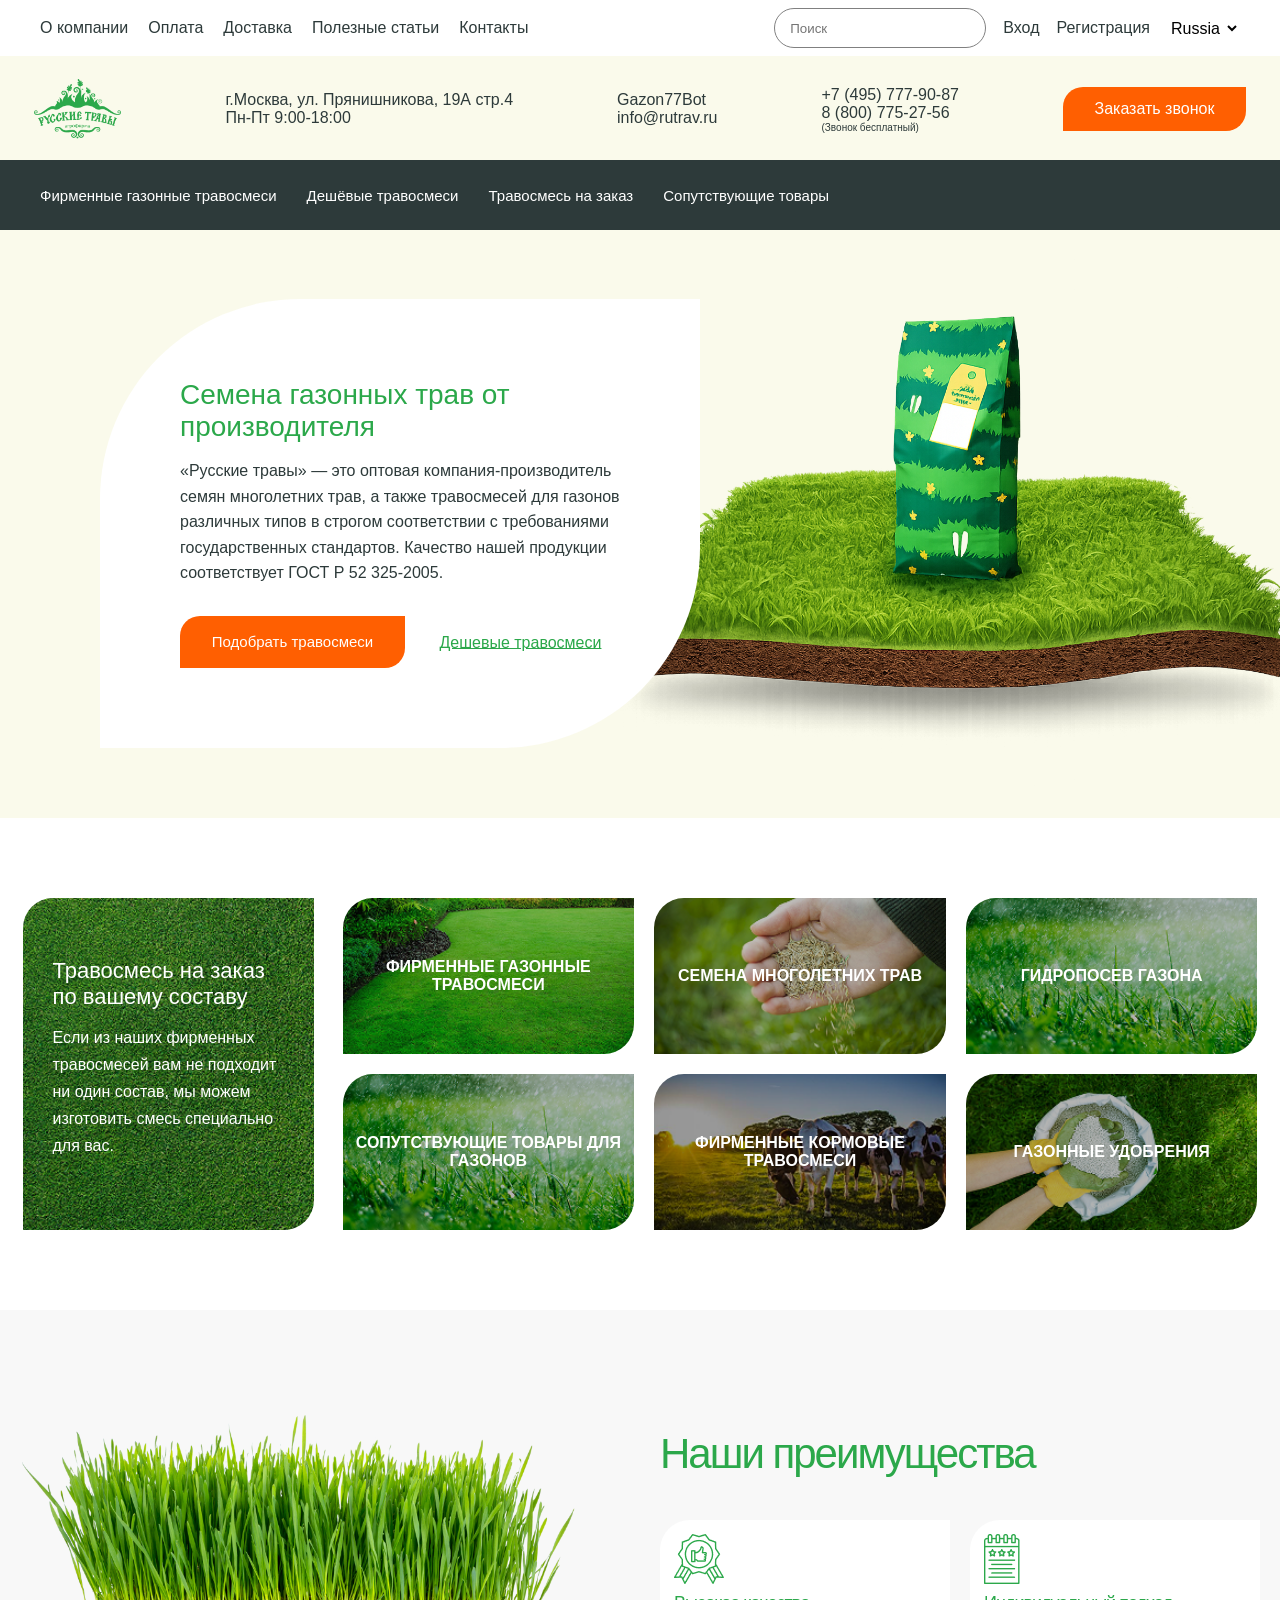
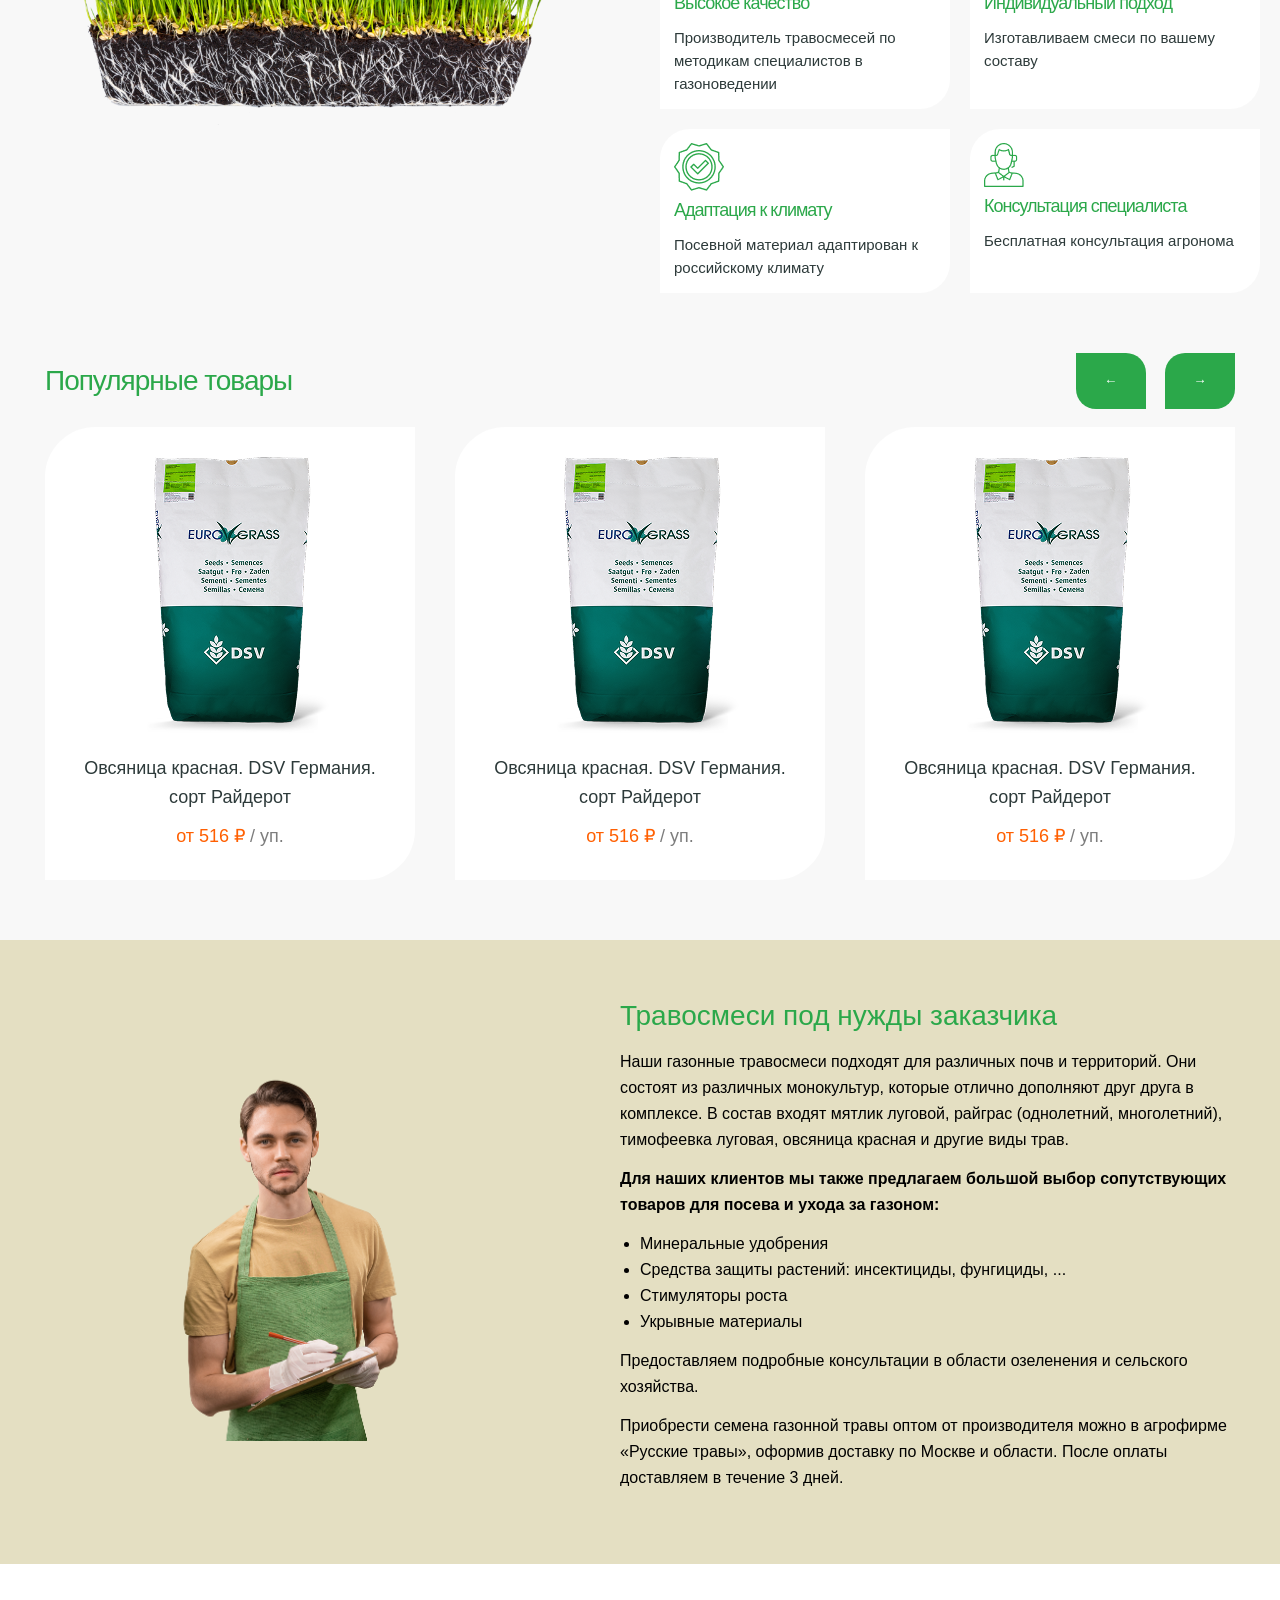
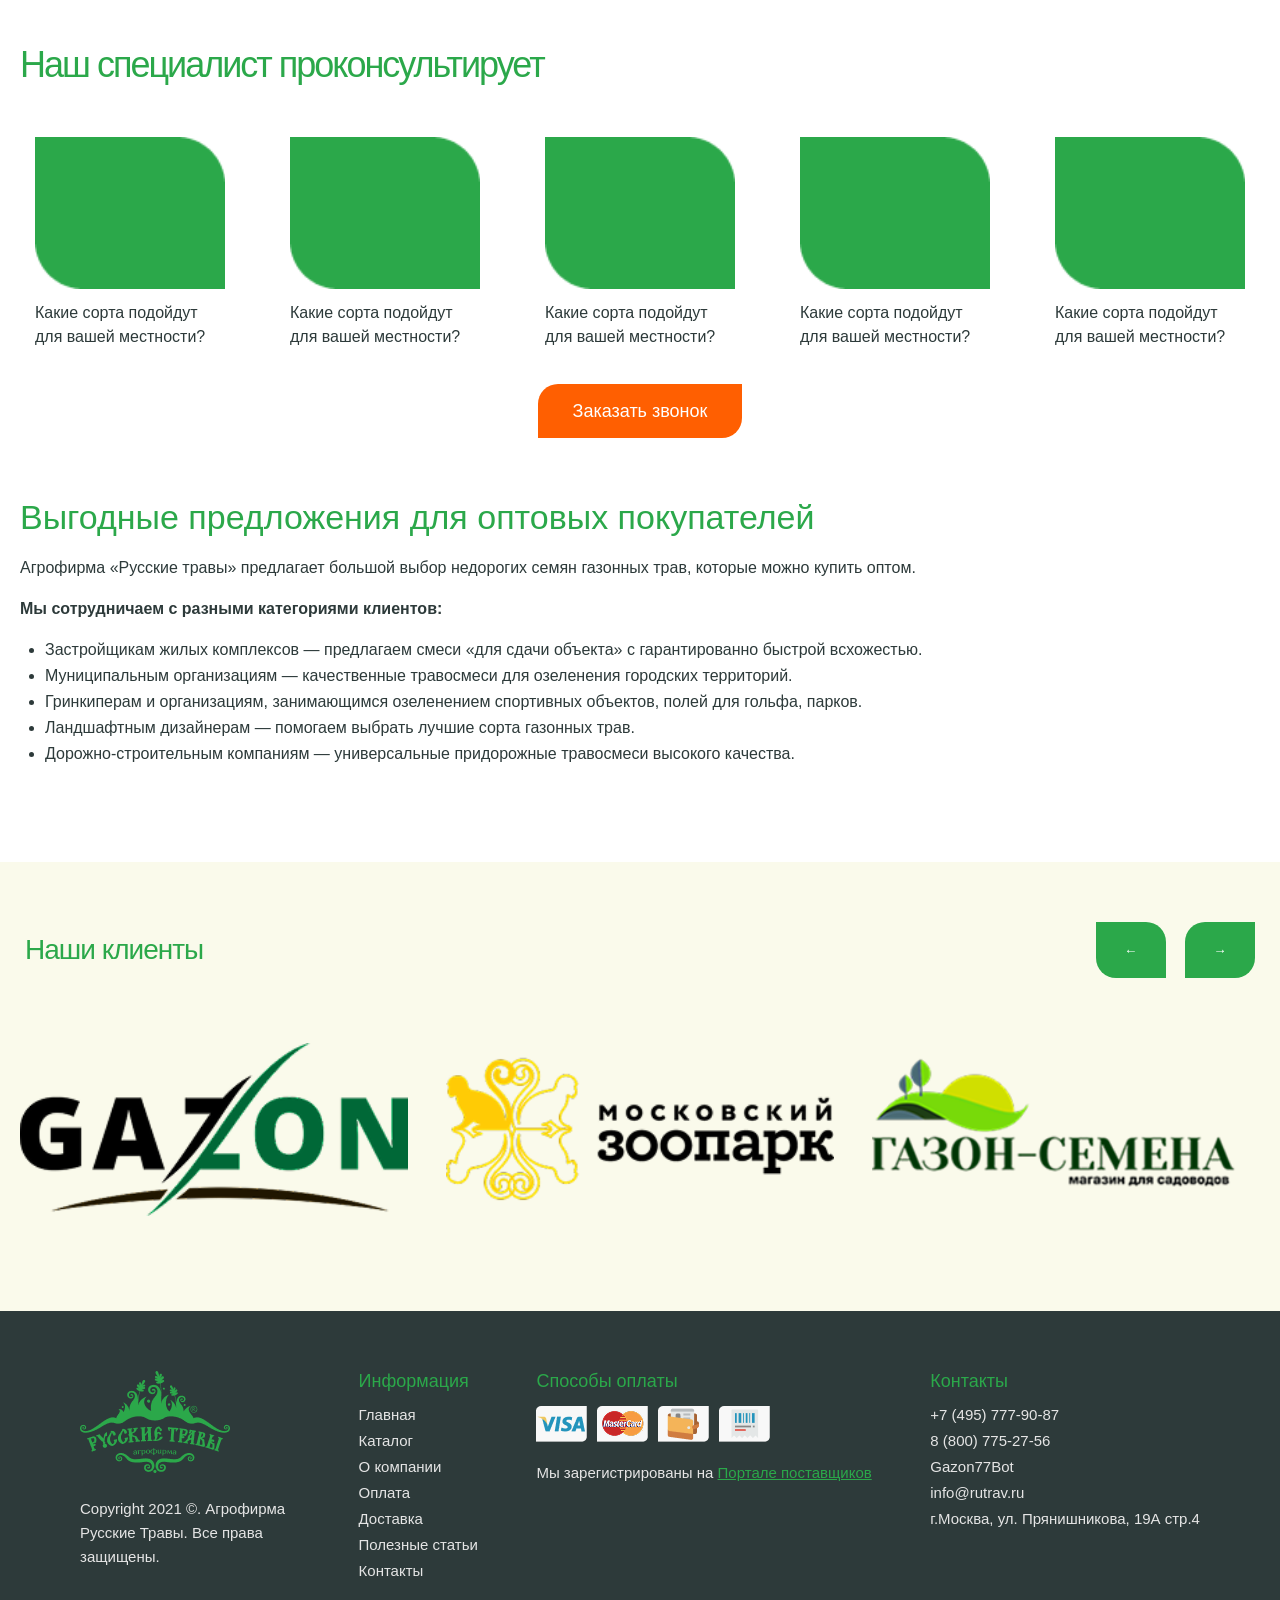
<file: index.html>
<!doctype html>
<html lang="ru">
  <head>
    <meta charset="UTF-8" />
    <meta name="viewport" content="width=device-width, initial-scale=1.0" />
    <title>Ruskie travi</title>
    <link rel="preconnect" href="https://fonts.googleapis.com" />
    <link rel="preconnect" href="https://fonts.gstatic.com" crossorigin />
    <link rel="icon" type="image/png" href="./img/logo (1).png" />
    <link rel="stylesheet" href="./css/style.css" />
  </head>
  <body>
    <div id="loader">
      <div class="spinner"></div>
    </div>

    <header class="header">
      <input type="checkbox" id="menu-toggle" />
      <label for="menu-toggle" class="burger">☰</label>
      <nav class="nav">
        <ul class="list">
          <li class="text">
            <a href="./index-two.html" class="link">О компании</a>
          </li>
          <li class="text">
            <a href="./index-two.html" class="link">Оплата</a>
          </li>
          <li class="text">
            <a href="./index-two.html" class="link">Доставка</a>
          </li>
          <li class="text">
            <a href="./index-two.html" class="link">Полезные статьи</a>
          </li>
          <li class="text">
            <a href="./index-two.html" class="link">Контакты</a>
          </li>
        </ul>
      </nav>
      <div class="header-info">
        <input type="search" placeholder="Поиск" />
        <a href="#">Вход</a>
        <a href="#">Регистрация</a>
        <select name="language" id="language-select">
          <option value="">Russia</option>
          <option value="">English</option>
          <option value="">Japan</option>
        </select>
      </div>
    </header>

    <main>
      <section class="section">
        <div class="info">
          <img loading="eager" src="./img/logo (1).png" alt="logo" />
          <div class="info-texts">
            <span class="info-text"
              ><a href="./">г.Москва, ул. Прянишникова, 19А стр.4</a></span
            >
            <p class="info-text-two">Пн-Пт 9:00-18:00</p>
          </div>
          <div class="info-texts">
            <span class="info-text"><a href="#">Gazon77Bot</a></span>
            <p class="info-text-two"><a href="#">info@rutrav.ru</a></p>
          </div>
          <div class="info-texts">
            <span class="info-text"
              ><a href="tel:+74957779087">+7 (495) 777-90-87</a></span
            >
            <p class="info-text-two">
              <a href="tel:88007752756">8 (800) 775-27-56</a>
            </p>
            <p class="call">(Звонок бесплатный)</p>
          </div>
          <button class="call-two">Заказать звонок</button>
        </div>

        <div class="menu">
          <input type="checkbox" id="menu-toggle-two" />
          <label for="menu-toggle-two" class="burger-two">☰ Каталог</label>
          <div class="for-burger-two">
            <a href="./index-three.html">Фирменные газонные травосмеси</a>
            <a href="./index-three.html">Дешёвые травосмеси</a>
            <a href="./index-three.html">Травосмесь на заказ</a>
            <a href="./index-three.html">Сопутствующие товары</a>
          </div>
        </div>

        <div class="smena">
          <div class="smena-box">
            <h2>Семена газонных трав от производителя</h2>
            <p>
              «Русские травы» — это оптовая компания-производитель семян
              многолетних трав, а также травосмесей для газонов различных типов
              в строгом соответствии с требованиями государственных стандартов.
              Качество нашей продукции соответствует ГОСТ Р 52 325-2005.
            </p>
            <button type="button">Подобрать травосмеси</button>
            <a href="#">Дешевые травосмеси</a>
          </div>
          <div class="smena-img">
            <img loading="lazy"
              src="./img/ChatGPT Image Mar 2, 2026, 11_20_45 AM.png"
              alt="Газонные травы"
            />
          </div>
        </div>
      </section>

      <section class="sec-two">
        <div class="cards">
          <div
            class="card-one"
            style="background-image: url(&quot;./img/Rectangle 2 (1).png&quot;)"
          >
            <h2>Травосмесь на заказ по вашему составу</h2>
            <p>
              Если из наших фирменных травосмесей вам не подходит ни один
              состав, мы можем изготовить смесь специально для вас.
            </p>
          </div>
          <div class="grid-container">
            <div
              class="card"
              style="background-image: url(&quot;./img/bg.png&quot;)"
            >
              ФИРМЕННЫЕ ГАЗОННЫЕ ТРАВОСМЕСИ
            </div>
            <div
              class="card"
              style="background-image: url(&quot;./img/bg (1).png&quot;)"
            >
              СЕМЕНА МНОГОЛЕТНИХ ТРАВ
            </div>
            <div
              class="card"
              style="background-image: url(&quot;./img/bg (2).png&quot;)"
            >
              ГИДРОПОСЕВ ГАЗОНА
            </div>
            <div
              class="card"
              style="background-image: url(&quot;./img/bg (2).png&quot;)"
            >
              СОПУТСТВУЮЩИЕ ТОВАРЫ ДЛЯ ГАЗОНОВ
            </div>
            <div
              class="card"
              style="background-image: url(&quot;./img/bg (4).png&quot;)"
            >
              ФИРМЕННЫЕ КОРМОВЫЕ ТРАВОСМЕСИ
            </div>
            <div
              class="card"
              style="background-image: url(&quot;./img/bg (5).png&quot;)"
            >
              ГАЗОННЫЕ УДОБРЕНИЯ
            </div>
          </div>
        </div>
      </section>

      <section class="sec-three">
        <div class="big-box">
          <div class="big-box-img">
            <img loading="lazy" src="./img/lawn-mowing-with-soil.png" alt="Газон" />
          </div>
          <div class="big-box-info">
            <h2>Наши преимущества</h2>
            <div class="grid-container-two">
              <div class="advantage-card">
                <img loading="lazy" src="./img/best.png" alt="качество" />
                <h3>Высокое качество</h3>
                <p>
                  Производитель травосмесей по методикам специалистов в
                  газоноведении
                </p>
              </div>
              <div class="advantage-card">
                <img loading="lazy" src="./img/note.png" alt="подход" />
                <h3>Индивидуальный подход</h3>
                <p>Изготавливаем смеси по вашему составу</p>
              </div>
              <div class="advantage-card">
                <img loading="lazy" src="./img/approved.png" alt="климат" />
                <h3>Адаптация к климату</h3>
                <p>Посевной материал адаптирован к российскому климату</p>
              </div>
              <div class="advantage-card">
                <img loading="lazy" src="./img/Vector.png" alt="консультация" />
                <h3>Консультация специалиста</h3>
                <p>Бесплатная консультация агронома</p>
              </div>
            </div>
          </div>
        </div>

        <div class="big-box-two">
          <div class="box-two-info">
            <h2>Популярные товары</h2>
            <div class="box-two-info-btns">
              <button type="button">←</button>
              <button type="button" class="btn-next">→</button>
            </div>
          </div>
          <div class="big-box-two-cards">
            <div class="box-two-card">
              <img loading="lazy" src="./img/img (1).png" alt="товар" />
              <p>Овсяница красная. DSV Германия. сорт Райдерот</p>
              <p class="price">
                от 516 ₽ <span class="price-unit">/ уп.</span>
              </p>
            </div>
            <div class="box-two-card">
              <img loading="lazy" src="./img/img (1).png" alt="товар" />
              <p>Овсяница красная. DSV Германия. сорт Райдерот</p>
              <p class="price">
                от 516 ₽ <span class="price-unit">/ уп.</span>
              </p>
            </div>
            <div class="box-two-card">
              <img loading="lazy" src="./img/img (1).png" alt="товар" />
              <p>Овсяница красная. DSV Германия. сорт Райдерот</p>
              <p class="price">
                от 516 ₽ <span class="price-unit">/ уп.</span>
              </p>
            </div>
          </div>
        </div>
      </section>

      <section class="sec-four">
        <img loading="lazy"
          src="./img/young-male-farmer-with-pen-and-clipboard-making-notes-in-verical-farm 1.png"
          alt="фермер"
        />
        <div class="travosmesi">
          <h2>Травосмеси под нужды заказчика</h2>
          <p>
            Наши газонные травосмеси подходят для различных почв и территорий.
            Они состоят из различных монокультур, которые отлично дополняют друг
            друга в комплексе. В состав входят мятлик луговой, райграс
            (однолетний, многолетний), тимофеевка луговая, овсяница красная и
            другие виды трав.
          </p>
          <p>
            <b
              >Для наших клиентов мы также предлагаем большой выбор
              сопутствующих товаров для посева и ухода за газоном:</b
            >
          </p>
          <ul>
            <li>Минеральные удобрения</li>
            <li>Средства защиты растений: инсектициды, фунгициды, ...</li>
            <li>Стимуляторы роста</li>
            <li>Укрывные материалы</li>
          </ul>
          <p>
            Предоставляем подробные консультации в области озеленения и
            сельского хозяйства.
          </p>
          <p>
            Приобрести семена газонной травы оптом от производителя можно в
            агрофирме «Русские травы», оформив доставку по Москве и области.
            После оплаты доставляем в течение 3 дней.
          </p>
        </div>
      </section>

      <section class="sec-five">
        <div class="nash-spetsi">
          <h2>Наш специалист проконсультирует</h2>
          <div class="nash-cards">
            <div class="nash-card">
              <img loading="lazy" src="./img/Rectangle 6 (1).png" alt="специалист" />
              <p>Какие сорта подойдут для вашей местности?</p>
            </div>
            <div class="nash-card">
              <img loading="lazy" src="./img/Rectangle 6 (1).png" alt="специалист" />
              <p>Какие сорта подойдут для вашей местности?</p>
            </div>
            <div class="nash-card">
              <img loading="lazy" src="./img/Rectangle 6 (1).png" alt="специалист" />
              <p>Какие сорта подойдут для вашей местности?</p>
            </div>
            <div class="nash-card">
              <img loading="lazy" src="./img/Rectangle 6 (1).png" alt="специалист" />
              <p>Какие сорта подойдут для вашей местности?</p>
            </div>
            <div class="nash-card">
              <img loading="lazy" src="./img/Rectangle 6 (1).png" alt="специалист" />
              <p>Какие сорта подойдут для вашей местности?</p>
            </div>
          </div>
          <button type="button">Заказать звонок</button>
        </div>

        <div class="vigodine">
          <h2>Выгодные предложения для оптовых покупателей</h2>
          <p>
            Агрофирма «Русские травы» предлагает большой выбор недорогих семян
            газонных трав, которые можно купить оптом.
          </p>
          <p><b>Мы сотрудничаем с разными категориями клиентов:</b></p>
          <ul>
            <li>
              Застройщикам жилых комплексов — предлагаем смеси «для сдачи
              объекта» с гарантированно быстрой всхожестью.
            </li>
            <li>
              Муниципальным организациям — качественные травосмеси для
              озеленения городских территорий.
            </li>
            <li>
              Гринкиперам и организациям, занимающимся озеленением спортивных
              объектов, полей для гольфа, парков.
            </li>
            <li>
              Ландшафтным дизайнерам — помогаем выбрать лучшие сорта газонных
              трав.
            </li>
            <li>
              Дорожно-строительным компаниям — универсальные придорожные
              травосмеси высокого качества.
            </li>
          </ul>
        </div>
      </section>

      <section class="sec-six">
        <div class="six-info">
          <h2>Наши клиенты</h2>
          <div class="info-btns">
            <button type="button">←</button>
            <button type="button" class="btn-next-six">→</button>
          </div>
        </div>
        <div class="six-info-imgs">
          <a href="#"><img loading="lazy" src="./img/1.png" alt="gazon" /></a>
          <!-- <a href="#"><img loading="lazy" src="./img/2.png" alt="espace-vert" /></a> -->
          <a href="#"><img loading="lazy" src="./img/3.png" alt="moskovskiy zopark" /></a>
          <a href="#"><img loading="lazy" src="./img/4.png" alt="gazon-semena" /></a>
        </div>
      </section>

      <footer class="footer">
        <div class="footer-box">
          <img loading="lazy" class="footer-img" src="./img/logo (1).png" alt="logo" />
          <p class="footer-text">
            Copyright 2021 ©. Агрофирма Русские Травы. Все права защищены.
          </p>
        </div>
        <div class="footer-box-two">
          <h3>Информация</h3>
          <ul>
            <li><a href="#">Главная</a></li>
            <li><a href="#">Каталог</a></li>
            <li><a href="#">О компании</a></li>
            <li><a href="#">Оплата</a></li>
            <li><a href="#">Доставка</a></li>
            <li><a href="#">Полезные статьи</a></li>
            <li><a href="#">Контакты</a></li>
          </ul>
        </div>
        <div class="footer-box-three">
          <h3>Способы оплаты</h3>
          <div class="footer-cards">
            <a href="#"><img loading="lazy" src="./img/1 (1).png" alt="visa" /></a>
            <a href="#"><img loading="lazy" src="./img/2 (1).png" alt="mastercard" /></a>
            <a href="#"><img loading="lazy" src="./img/3 (1).png" alt="wallet" /></a>
            <a href="#"><img loading="lazy" src="./img/4 (1).png" alt="note" /></a>
          </div>
          <p>Мы зарегистрированы на <a href="#">Портале поставщиков</a></p>
        </div>
        <div class="footer-box-four">
          <h3>Контакты</h3>
          <ul>
            <li><a href="tel:+74957779087">+7 (495) 777-90-87</a></li>
            <li><a href="tel:88007752756">8 (800) 775-27-56</a></li>
            <li><a href="#">Gazon77Bot</a></li>
            <li><a href="mailto:info@rutrav.ru">info@rutrav.ru</a></li>
            <li><a href="#">г.Москва, ул. Прянишникова, 19А стр.4</a></li>
          </ul>
        </div>
      </footer>
    </main>
  </body>
</html>
</file>
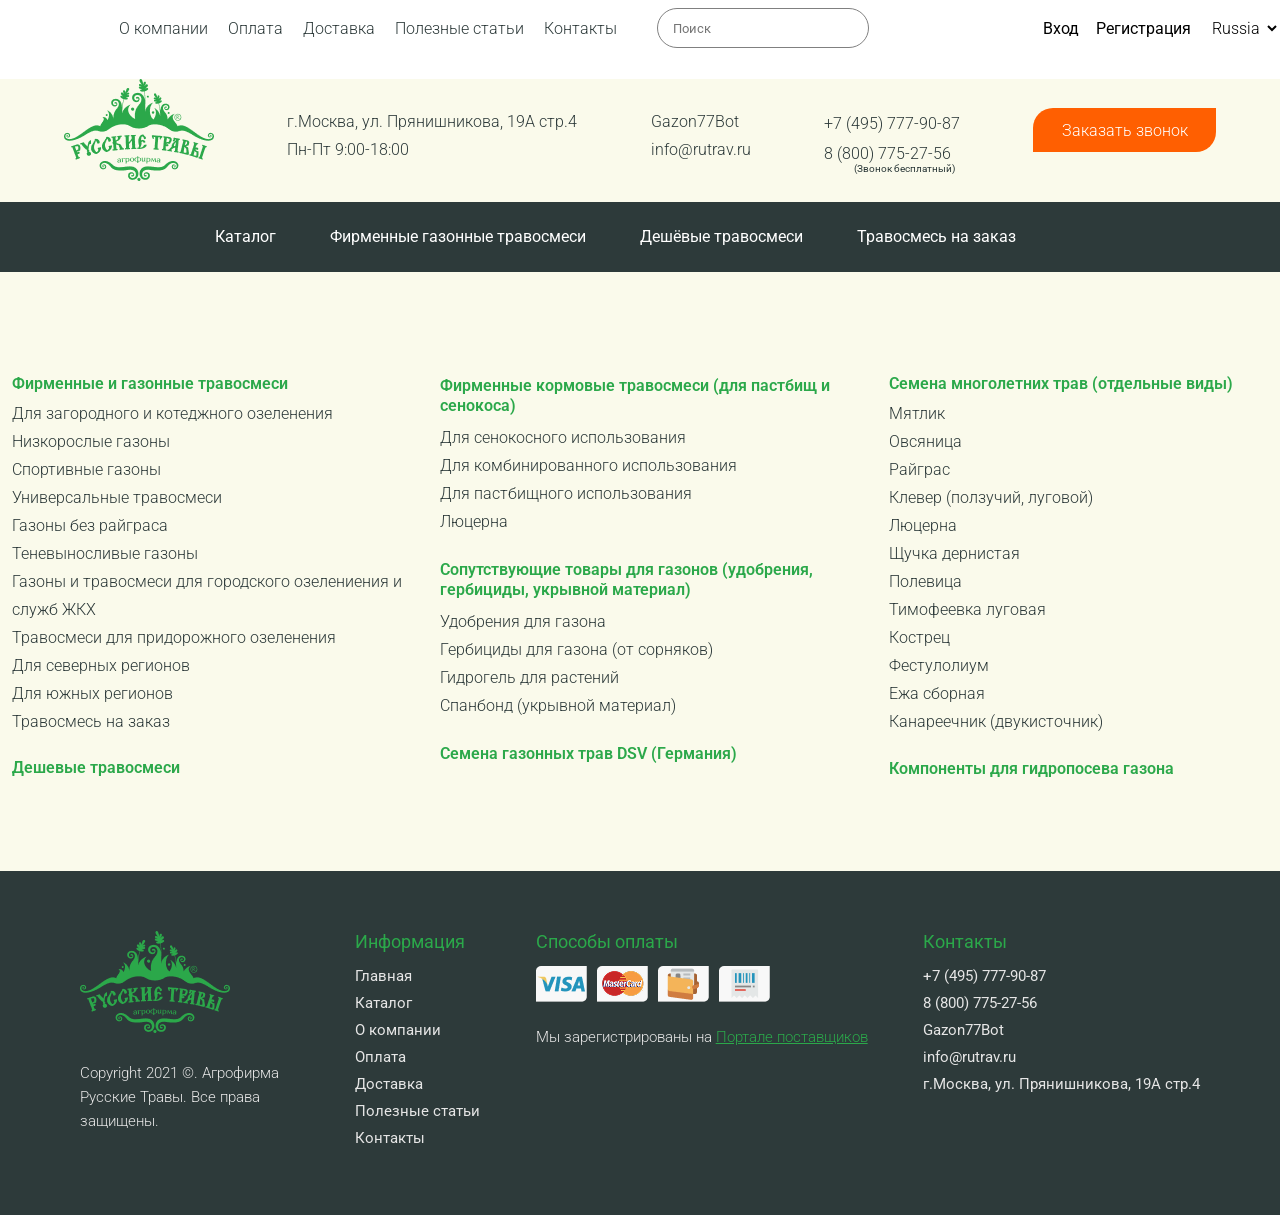
<file: index-three.html>
<!doctype html>
<html lang="ru">
  <head>
    <link rel="icon" type="image/png" href="./img/logo (1).png" />
    <meta charset="UTF-8" />
    <meta name="viewport" content="width=device-width, initial-scale=1.0" />
    <title>Katalog</title>
    <link rel="preconnect" href="https://fonts.googleapis.com" />
    <link rel="preconnect" href="https://fonts.gstatic.com" crossorigin />
    <link
      href="https://fonts.googleapis.com/css2?family=Roboto:ital,wght@0,100..900;1,100..900&display=swap"
      rel="stylesheet"
    />
    <link rel="stylesheet" href="./css/style-three.css" />
  </head>
  <body>
    <div id="loader">
      <div class="spinner"></div>
    </div>

    <header class="header">
      <input type="checkbox" id="menu-toggle" />
      <label for="menu-toggle" class="burger">☰</label>
      <nav class="nav">
        <ul class="list">
          <li class="text">
            <a href="./index-two.html" class="link">О компании</a>
          </li>
          <li class="text">
            <a href="./index-two.html" class="link">Оплата</a>
          </li>
          <li class="text">
            <a href="./index-two.html" class="link">Доставка</a>
          </li>
          <li class="text">
            <a href="./index-two.html" class="link">Полезные статьи </a>
          </li>
          <li class="text">
            <a href="./index-two.html" class="link">Контакты</a>
          </li>
        </ul>
      </nav>
      <div class="header-info">
        <input type="search" placeholder="Поиск" />
        <a href="#">Вход</a>
        <a href="#">Регистрация</a>
        <select name="language" id="language-select">
          <option value="rus">Russia</option>
          <option value="eng">English</option>
          <option value="jap">Japan</option>
        </select>
      </div>
    </header>
    <main>
      <section class="section">
        <div class="info">
          <img loading="eager" src="./img/logo (1).png" alt="ligo" />
          <div class="info-texts">
            <span class="info-text"
              ><a href="./">г.Москва, ул. Прянишникова, 19А стр.4</a></span
            >
            <p class="info-text-two" id="deily">Пн-Пт 9:00-18:00</p>
          </div>
          <div class="info-texts">
            <span class="info-text"><a href="#">Gazon77Bot</a></span>
            <p class="info-text-two"><a href="#">info@rutrav.ru</a></p>
          </div>
          <div class="info-texts-three">
            <span class="info-text"
              ><a href="#" id="info-text"> +7 (495) 777-90-87</a></span
            >
            <p class="info-text-two" id="info-text-two">
              <a href="#">8 (800) 775-27-56</a>
            </p>
            <p class="call">(Звонок бесплатный)</p>
          </div>
          <button class="call-two">Заказать звонок</button>
        </div>
        <div class="menu">
          <input type="checkbox" id="menu-toggle-two" />
          <label for="menu-toggle-two" class="burger-two">☰</label>
          <div class="for-burger-two">
            <a href="#">Каталог</a>
            <a href="./index-three.html">Фирменные газонные травосмеси</a>
            <a href="./index-three.html">Дешёвые травосмеси</a>
            <a href="./index-three.html">Травосмесь на заказ</a>
          </div>
        </div>
      </section>

      <section class="sec-two">
        <div class="box">
          <h2>Фирменные и газонные травосмеси</h2>
          <ul>
            <li>Для загородного и котеджного озеленения</li>
            <li>Низкорослые газоны</li>
            <li>Спортивные газоны</li>
            <li>Универсальные травосмеси</li>
            <li>Газоны без райграса</li>
            <li>Теневыносливые газоны</li>
            <li>Газоны и травосмеси для городского озелениения и служб ЖКХ</li>
            <li>Травосмеси для придорожного озеленения</li>
            <li>Для северных регионов</li>
            <li>Для южных регионов</li>
            <li>Травосмесь на заказ</li>
          </ul>
          <p>Дешевые травосмеси</p>
        </div>
        <div class="box-two">
          <h2>Фирменные кормовые травосмеси (для пастбищ и сенокоса)</h2>
          <ul>
            <li>Для сенокосного использования</li>
            <li>Для комбинированного использования</li>
            <li>Для пастбищного использования</li>
            <li>Люцерна</li>
          </ul>
          <h2 style="margin-top: 24px">
            Сопутствующие товары для газонов (удобрения, гербициды, укрывной
            материал)
          </h2>
          <ul>
            <li>Удобрения для газона</li>
            <li>Гербициды для газона (от сорняков)</li>
            <li>Гидрогель для растений</li>
            <li>Спанбонд (укрывной материал)</li>
          </ul>
          <p>Семена газонных трав DSV (Германия)</p>
        </div>
        <div class="box-three">
          <h2>Семена многолетних трав (отдельные виды)</h2>
          <ul>
            <li>Мятлик</li>
            <li>Овсяница</li>
            <li>Райграс</li>
            <li>Клевер (ползучий, луговой)</li>
            <li>Люцерна</li>
            <li>Щучка дернистая</li>
            <li>Полевица</li>
            <li>Тимофеевка луговая</li>
            <li>Кострец</li>
            <li>Фестулолиум</li>
            <li>Ежа сборная</li>
            <li>Канареечник (двукисточник)</li>
          </ul>
          <p>Компоненты для гидропосева газона</p>
        </div>
      </section>

      <footer class="footer">
        <div class="footer-box">
          <img loading="lazy" class="footer-img" src="./img/logo (1).png" alt="logo" />
          <p class="footer-text">
            Copyright 2021 ©. Агрофирма Русские Травы. Все права защищены.
          </p>
        </div>
        <div class="footer-box-two">
          <h3>Информация</h3>
          <ul>
            <li><a href="#">Главная</a></li>
            <li><a href="#">Каталог</a></li>
            <li><a href="#">О компании</a></li>
            <li><a href="#">Оплата</a></li>
            <li><a href="#">Доставка</a></li>
            <li><a href="#">Полезные статьи</a></li>
            <li><a href="#">Контакты</a></li>
          </ul>
        </div>
        <div class="footer-box-three">
          <h3>Способы оплаты</h3>
          <div class="footer-cards">
            <a href="#"><img loading="lazy" src="./img/1 (1).png" alt="visa" /></a>
            <a href="#"><img loading="lazy" src="./img/2 (1).png" alt="mastercard" /></a>
            <a href="#"><img loading="lazy" src="./img/3 (1).png" alt="wallet" /></a>
            <a href="#"><img loading="lazy" src="./img/4 (1).png" alt="note" /></a>
          </div>
          <p>Мы зарегистрированы на <a href="#">Портале поставщиков</a></p>
        </div>
        <div class="footer-box-four">
          <h3>Контакты</h3>
          <ul>
            <li><a href="tel:+74957779087">+7 (495) 777-90-87</a></li>
            <li><a href="tel:88007752756">8 (800) 775-27-56</a></li>
            <li><a href="#">Gazon77Bot</a></li>
            <li><a href="mailto:info@rutrav.ru">info@rutrav.ru</a></li>
            <li><a href="#">г.Москва, ул. Прянишникова, 19А стр.4</a></li>
          </ul>
        </div>
      </footer>
    </main>
  </body>
</html>
</file>
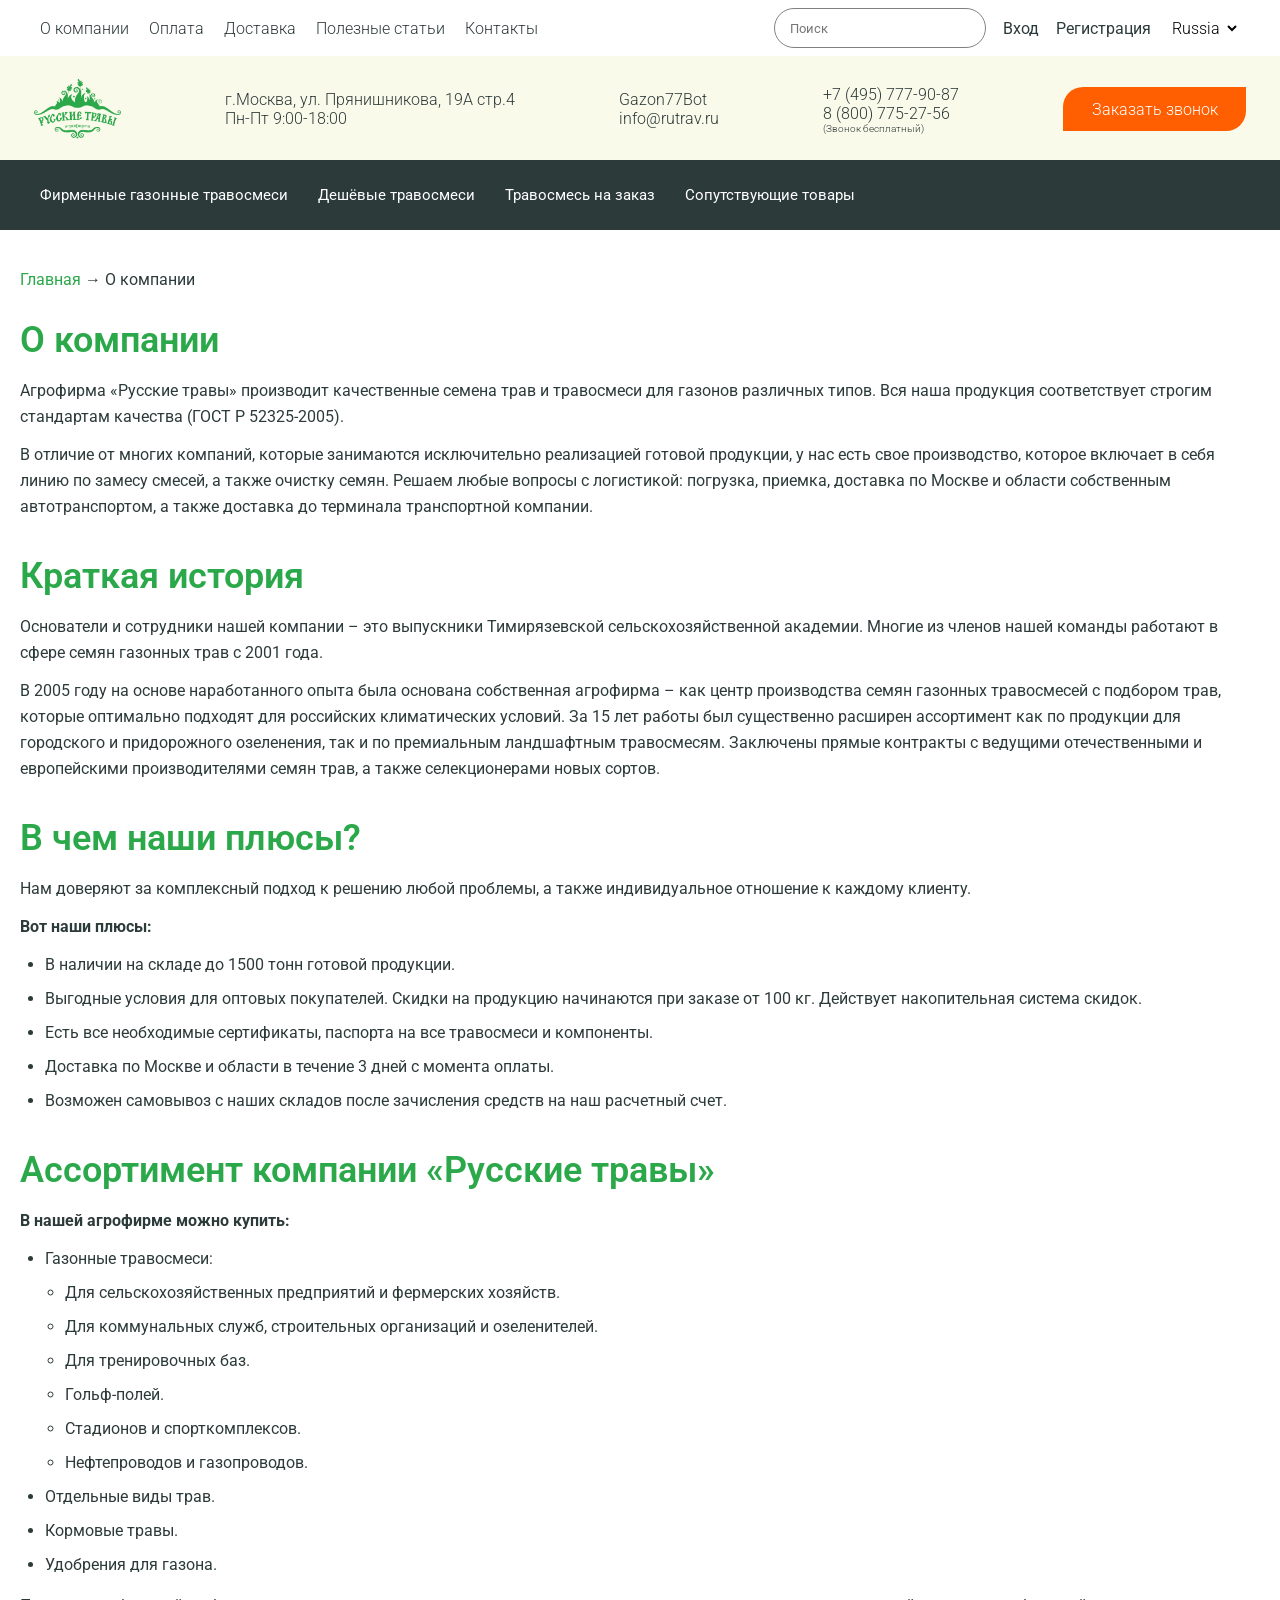
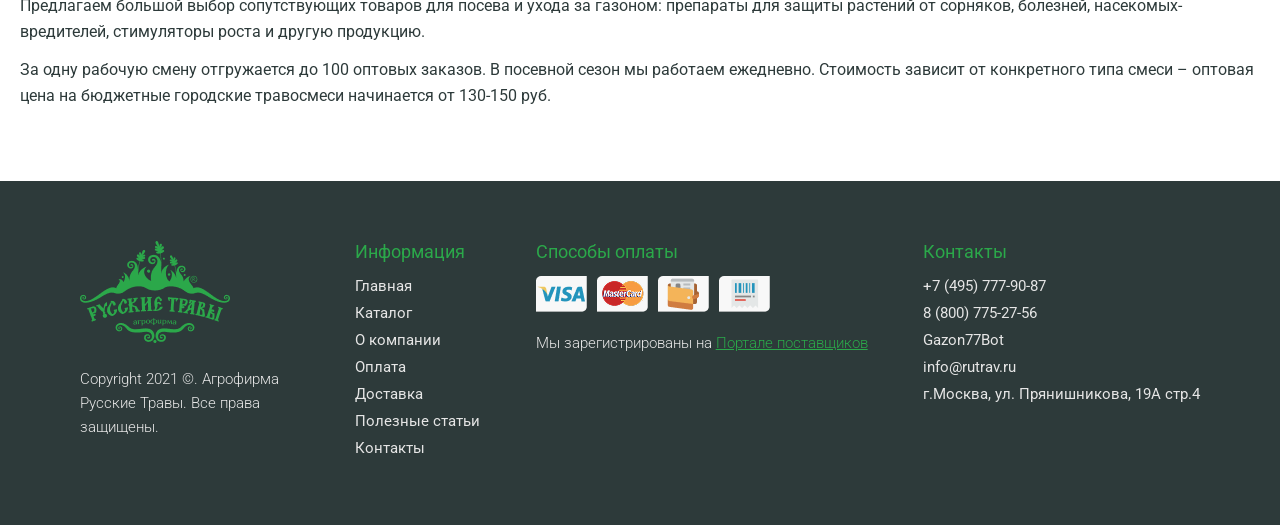
<file: index-two.html>
<!doctype html>
<html lang="ru">
  <head>
    <meta charset="UTF-8" />
    <meta name="viewport" content="width=device-width, initial-scale=1.0" />
    <title>О компании</title>
    <link rel="preconnect" href="https://fonts.googleapis.com" />
    <link rel="preconnect" href="https://fonts.gstatic.com" crossorigin />
    <link
      href="https://fonts.googleapis.com/css2?family=Roboto:ital,wght@0,100..900;1,100..900&display=swap"
      rel="stylesheet"
    />
    <link rel="icon" type="image/png" href="./img/logo (1).png" />
    <link rel="stylesheet" href="./css/style-two.css" />
  </head>
  <body>
    <div id="loader">
      <div class="spinner"></div>
    </div>

    <header class="header">
      <input type="checkbox" id="menu-toggle" />
      <label for="menu-toggle" class="burger">☰</label>
      <nav class="nav">
        <ul class="list">
          <li class="text">
            <a href="./index-two.html" class="link">О компании</a>
          </li>
          <li class="text">
            <a href="./index-two.html" class="link">Оплата</a>
          </li>
          <li class="text">
            <a href="./index-two.html" class="link">Доставка</a>
          </li>
          <li class="text">
            <a href="./index-two.html" class="link">Полезные статьи</a>
          </li>
          <li class="text">
            <a href="./index-two.html" class="link">Контакты</a>
          </li>
        </ul>
      </nav>
      <div class="header-info">
        <input type="search" placeholder="Поиск" />
        <a href="#">Вход</a>
        <a href="#">Регистрация</a>
        <select name="language" id="language-select">
          <option value="rus">Russia</option>
          <option value="eng">English</option>
          <option value="jap">Japan</option>
        </select>
      </div>
    </header>

    <main>
      <section class="section">
        <div class="info">
          <img loading="eager" src="./img/logo (1).png" alt="logo" />
          <div class="info-texts">
            <span class="info-text"
              ><a href="#">г.Москва, ул. Прянишникова, 19А стр.4</a></span
            >
            <p class="info-text-two">Пн-Пт 9:00-18:00</p>
          </div>
          <div class="info-texts">
            <span class="info-text"><a href="#">Gazon77Bot</a></span>
            <p class="info-text-two"><a href="">info@rutrav.ru</a></p>
          </div>
          <div class="info-texts">
            <span class="info-text"
              ><a href="tel:+74957779087">+7 (495) 777-90-87</a></span
            >
            <p class="info-text-two">
              <a href="tel:88007752756">8 (800) 775-27-56</a>
            </p>
            <p class="call">(Звонок бесплатный)</p>
          </div>
          <button class="call-two">Заказать звонок</button>
        </div>

        <div class="menu">
          <input type="checkbox" id="menu-toggle-two" />
          <label for="menu-toggle-two" class="burger-two">☰ Каталог</label>
          <div class="for-burger-two">
            <a href="#">Фирменные газонные травосмеси</a>
            <a href="#">Дешёвые травосмеси</a>
            <a href="#">Травосмесь на заказ</a>
            <a href="#">Сопутствующие товары</a>
          </div>
        </div>
      </section>

      <section class="sec-two">
        <div class="glavnaya">
          <a href="./index.html">Главная</a> <span>→ О компании</span>
        </div>

        <div class="big-info">
          <h2>О компании</h2>
          <p>
            Агрофирма «Русские травы» производит качественные семена трав и
            травосмеси для газонов различных типов. Вся наша продукция
            соответствует строгим стандартам качества (ГОСТ Р 52325-2005).
          </p>
          <p>
            В отличие от многих компаний, которые занимаются исключительно
            реализацией готовой продукции, у нас есть свое производство, которое
            включает в себя линию по замесу смесей, а также очистку семян.
            Решаем любые вопросы с логистикой: погрузка, приемка, доставка по
            Москве и области собственным автотранспортом, а также доставка до
            терминала транспортной компании.
          </p>

          <h2 class="section-title">Краткая история</h2>
          <p>
            Основатели и сотрудники нашей компании – это выпускники
            Тимирязевской сельскохозяйственной академии. Многие из членов нашей
            команды работают в сфере семян газонных трав с 2001 года.
          </p>
          <p>
            В 2005 году на основе наработанного опыта была основана собственная
            агрофирма – как центр производства семян газонных травосмесей с
            подбором трав, которые оптимально подходят для российских
            климатических условий. За 15 лет работы был существенно расширен
            ассортимент как по продукции для городского и придорожного
            озеленения, так и по премиальным ландшафтным травосмесям. Заключены
            прямые контракты с ведущими отечественными и европейскими
            производителями семян трав, а также селекционерами новых сортов.
          </p>

          <h2 class="section-title">В чем наши плюсы?</h2>
          <p>
            Нам доверяют за комплексный подход к решению любой проблемы, а также
            индивидуальное отношение к каждому клиенту.
          </p>
          <p><b>Вот наши плюсы:</b></p>
          <ul class="info-list">
            <li>В наличии на складе до 1500 тонн готовой продукции.</li>
            <li>
              Выгодные условия для оптовых покупателей. Скидки на продукцию
              начинаются при заказе от 100 кг. Действует накопительная система
              скидок.
            </li>
            <li>
              Есть все необходимые сертификаты, паспорта на все травосмеси и
              компоненты.
            </li>
            <li>
              Доставка по Москве и области в течение 3 дней с момента оплаты.
            </li>
            <li>
              Возможен самовывоз с наших складов после зачисления средств на наш
              расчетный счет.
            </li>
          </ul>

          <h2 class="section-title">Ассортимент компании «Русские травы»</h2>
          <p><b>В нашей агрофирме можно купить:</b></p>
          <ul class="info-list">
            <li>
              Газонные травосмеси:
              <ul class="info-sublist">
                <li>
                  Для сельскохозяйственных предприятий и фермерских хозяйств.
                </li>
                <li>
                  Для коммунальных служб, строительных организаций и
                  озеленителей.
                </li>
                <li>Для тренировочных баз.</li>
                <li>Гольф-полей.</li>
                <li>Стадионов и спорткомплексов.</li>
                <li>Нефтепроводов и газопроводов.</li>
              </ul>
            </li>
            <li>Отдельные виды трав.</li>
            <li>Кормовые травы.</li>
            <li>Удобрения для газона.</li>
          </ul>
          <p>
            Предлагаем большой выбор сопутствующих товаров для посева и ухода за
            газоном: препараты для защиты растений от сорняков, болезней,
            насекомых-вредителей, стимуляторы роста и другую продукцию.
          </p>
          <p>
            За одну рабочую смену отгружается до 100 оптовых заказов. В посевной
            сезон мы работаем ежедневно. Стоимость зависит от конкретного типа
            смеси – оптовая цена на бюджетные городские травосмеси начинается от
            130-150 руб.
          </p>
        </div>
      </section>
      <footer class="footer">
        <div class="footer-box">
          <img loading="lazy" class="footer-img" src="./img/logo (1).png" alt="logo" />
          <p class="footer-text">
            Copyright 2021 ©. Агрофирма Русские Травы. Все права защищены.
          </p>
        </div>
        <div class="footer-box-two">
          <h3>Информация</h3>
          <ul>
            <li><a href="#">Главная</a></li>
            <li><a href="#">Каталог</a></li>
            <li><a href="#">О компании</a></li>
            <li><a href="#">Оплата</a></li>
            <li><a href="#">Доставка</a></li>
            <li><a href="#">Полезные статьи</a></li>
            <li><a href="#">Контакты</a></li>
          </ul>
        </div>
        <div class="footer-box-three">
          <h3>Способы оплаты</h3>
          <div class="footer-cards">
            <a href="#"><img loading="lazy" src="./img/1 (1).png" alt="visa" /></a>
            <a href="#"><img loading="lazy" src="./img/2 (1).png" alt="mastercard" /></a>
            <a href="#"><img loading="lazy" src="./img/3 (1).png" alt="wallet" /></a>
            <a href="#"><img loading="lazy" src="./img/4 (1).png" alt="note" /></a>
          </div>
          <p>Мы зарегистрированы на <a href="#">Портале поставщиков</a></p>
        </div>
        <div class="footer-box-four">
          <h3>Контакты</h3>
          <ul>
            <li><a href="tel:+74957779087">+7 (495) 777-90-87</a></li>
            <li><a href="tel:88007752756">8 (800) 775-27-56</a></li>
            <li><a href="#">Gazon77Bot</a></li>
            <li><a href="mailto:info@rutrav.ru">info@rutrav.ru</a></li>
            <li><a href="#">г.Москва, ул. Прянишникова, 19А стр.4</a></li>
          </ul>
        </div>
      </footer>
    </main>
  </body>
</html>
</file>
<file: css/style.css>
* {
  margin: 0;
  padding: 0;
  box-sizing: border-box;
  font-family: "Roboto", sans-serif;
}

::selection {
  background-color: lightgreen;
  color: white;
}

img {
  max-width: 100%;
  height: auto;
  display: block;
}

#loader {
  position: fixed;
  inset: 0;
  background: #fffafa;
  display: flex;
  align-items: center;
  justify-content: center;
  z-index: 9999;
  animation: loaderHide 1s ease forwards;
  pointer-events: none;
}

#loader .spinner {
  width: 36px;
  height: 36px;
  border: 3px solid #333;
  border-top: 3px solid #2ba84a;
  border-radius: 50%;
  animation: spin 0.5s linear infinite;
}

@keyframes spin {
  to {
    transform: rotate(360deg);
  }
}

@keyframes loaderHide {
  0% {
    opacity: 1;
    visibility: visible;
  }
  90% {
    opacity: 1;
  }
  100% {
    opacity: 0;
    visibility: hidden;
  }
}

#menu-toggle {
  display: none;
}

.burger {
  display: none;
  font-size: 25px;
  cursor: pointer;
  color: #2ba84a;
}

.header {
  position: sticky;
  top: 0;
  width: 100%;
  backdrop-filter: blur(10px);
  display: flex;
  align-items: center;
  justify-content: space-between;
  padding: 0 40px;
  height: 56px;
  z-index: 1000;
}

.nav .list {
  display: flex;
  gap: 20px;
}

.text {
  font-size: 16px;
  font-weight: 300;
  list-style: none;
}

.link {
  text-decoration: none;
  color: #2d3a3a;
}

.link:hover {
  color: #2ba84a;
}
.link:active {
  color: #2d3a3a;
}

.header-info {
  display: flex;
  align-items: center;
  gap: 17px;
}

.header-info input[type="search"] {
  width: 212px;
  height: 40px;
  border-radius: 50px;
  padding: 0 15px;
  border: 1px solid gray;
  outline: none;
}

.header-info a {
  text-decoration: none;
  color: #2d3a3a;
  font-size: 16px;
}

.header-info a:hover {
  color: rgb(30, 41, 255);
}

.header-info select {
  font-size: 16px;
  font-weight: 300;
  outline: none;
  border: none;
  background: transparent;
  cursor: pointer;
}

.header-info select:hover {
  color: rgb(239, 239, 239);
}
.header-info option {
  background-color: white;
  color: black;
}

.section {
  background-color: #fafaeb;
  width: 100%;
}

.info {
  max-width: 1252px;
  margin: 0 auto;
  padding: 23px 20px 0;
  display: flex;
  align-items: center;
  justify-content: space-between;
  flex-wrap: wrap;
  gap: 15px;
}

.info > img {
  height: 60px;
  width: auto;
}

.info-texts {
  font-size: 16px;
  font-weight: 300;
}

.info-text a,
.info-text-two a {
  color: #2d3a3a;
  font-size: 16px;
  font-weight: 300;
  text-decoration: none;
}

.info-text-two {
  font-size: 16px;
  font-weight: 300;
  color: #2d3a3a;
}

.call {
  font-size: 10px;
  color: #2d3a3a;
}

.call-two {
  width: 183px;
  height: 44px;
  background-color: #ff5f01;
  color: white;
  border-radius: 20px 0 20px 0;
  border: none;
  font-size: 16px;
  font-weight: 300;
  cursor: pointer;
  transition: 0.3s ease;
  white-space: nowrap;
}

.call-two:hover {
  transform: scale(1.05);
  box-shadow: #ff5f01 0 0 15px 0.5px;
}

.call-two:active {
  transform: scale(1);
  box-shadow: none;
}

#menu-toggle-two {
  display: none;
}

.burger-two {
  display: none;
}

.menu {
  position: sticky;
  top: 55px;
  width: 100%;
  height: 70px;
  background-color: #2d3a3a;
  margin-top: 21px;
  display: flex;
  align-items: center;
  padding: 0 40px;
  z-index: 999;
}

.for-burger-two {
  display: flex;
  align-items: center;
  gap: 30px;
  flex-wrap: wrap;
}

.for-burger-two a {
  color: white;
  text-decoration: none;
  font-size: 15px;
  white-space: nowrap;
}

.for-burger-two a:hover {
  color: rgb(82, 220, 121);
}
.for-burger-two a:active {
  color: #2f5a39;
}

.for-burger-two img {
  width: 24px;
  height: 24px;
  margin-left: auto;
  cursor: pointer;
}

.smena {
  display: flex;
  align-items: center;
  width: 100%;
  overflow: hidden;
}

.smena-box {
  flex-shrink: 0;
  width: 600px;
  background-color: white;
  border-radius: 200px 0 200px 0;
  margin: 69px 0 70px 100px;
  padding: 80px;
  z-index: 1;
}

.smena-box h2 {
  color: #2ba84a;
  font-size: 28px;
  font-weight: 400;
  margin-bottom: 15px;
}

.smena-box p {
  font-size: 16px;
  font-weight: 400;
  color: #2d3a3a;
  line-height: 1.6;
  margin-bottom: 30px;
}

.smena-box button {
  width: 225px;
  height: 52px;
  border: none;
  border-radius: 20px 0 20px 0;
  background-color: #ff5f01;
  color: white;
  margin-right: 30px;
  cursor: pointer;
  transition: 0.3s ease;
  font-size: 15px;
}

.smena-box button:hover {
  transform: scale(1.05);
  box-shadow: #ff5f01 0 0 15px 0.5px;
}

.smena-box button:active {
  transform: scale(1);
  box-shadow: none;
}

.smena-box a {
  color: #2ba84a;
  font-size: 16px;
}

.smena-box a:active {
  color: #2f5a39;
}

.smena-img {
  flex: 1;
  margin-left: -80px;
}

.smena-img img {
  width: 100%;
  height: 550px;
  object-fit: cover;
  transition: transform 0.3s ease;
}

.smena-img img:hover {
  transform: translateX(30px);
}

.sec-two {
  width: 100%;
  padding: 80px 20px;
}

.cards {
  max-width: 1235px;
  margin: 0 auto;
  display: flex;
  gap: 29px;
  flex-wrap: wrap;
}

.card-one {
  width: 291px;
  min-height: 324px;
  color: white;
  border-radius: 30px 0 30px 0;
  padding: 60px 22px 50px 30px;
  background-size: cover;
  background-position: center;
  background-size: 110%;
  transition: background-size 0.3s ease;
  flex-shrink: 0;
}

.card-one:hover {
  background-size: 120%;
}

.card-one h2 {
  font-size: 22px;
  font-weight: 400;
  margin-bottom: 14px;
}

.card-one p {
  line-height: 27px;
}

.grid-container {
  display: grid;
  grid-template-columns: repeat(3, 1fr);
  gap: 20px;
  flex: 1;
}

.card {
  min-height: 156px;
  border-radius: 30px 0 30px 0;
  display: flex;
  align-items: center;
  justify-content: center;
  text-align: center;
  font-weight: bold;
  font-size: 16px;
  color: white;
  padding: 10px;
  background-size: cover;
  background-position: center;
  background-size: 110%;
  transition: background-size 0.3s ease;
  cursor: pointer;
}

.card:hover {
  background-size: 120%;
}

.sec-three {
  width: 100%;
  background-color: #f8f8f8;
  padding: 60px 0;
}

.big-box {
  display: flex;
  align-items: flex-start;
  max-width: 1400px;
  margin: 0 auto;
  gap: 40px;
  padding: 0 20px;
}

.big-box-img {
  flex-shrink: 0;
  transition: 0.3s ease;
}

.big-box-img:hover {
  transform: translateX(-20px);
}

.big-box-img img {
  width: 600px;
  height: auto;
  object-fit: cover;
}

.big-box-info {
  flex: 1;
  padding-top: 60px;
}

.big-box-info h2 {
  font-size: 42px;
  font-weight: 400;
  letter-spacing: -2px;
  color: #2ba84a;
  margin-bottom: 42px;
}

.grid-container-two {
  display: grid;
  grid-template-columns: repeat(2, 1fr);
  gap: 20px;
}

.advantage-card {
  border-radius: 30px 0 30px 0;
  background: white;
  color: #2ba84a;
  padding: 14px;
  transition: 0.3s ease;
}

.advantage-card:hover {
  transform: scale(1.03);
  box-shadow: rgb(179, 178, 178) 0 0 15px 0.5px;
}

.advantage-card img {
  margin-bottom: 9px;
}

.advantage-card h3 {
  font-size: 18px;
  font-weight: 500;
  letter-spacing: -1px;
  margin-bottom: 12px;
  color: #2ba84a;
}

.advantage-card p {
  font-size: 15px;
  font-weight: 400;
  color: #2d3a3a;
  line-height: 23px;
}

.big-box-two {
  max-width: 1230px;
  margin: 60px auto 0;
  padding: 0 20px;
}

.box-two-info {
  display: flex;
  align-items: center;
  justify-content: space-between;
  margin-bottom: 18px;
}

.box-two-info h2 {
  font-size: 28px;
  font-weight: 400;
  color: #2ba84a;
  letter-spacing: -1px;
}

.box-two-info-btns button {
  width: 70px;
  height: 56px;
  margin-left: 15px;
  background-color: #2ba84a;
  color: white;
  border: none;
  border-radius: 0 20px 0 20px;
  cursor: pointer;
  transition: 0.3s ease;
}

.btn-next {
  border-radius: 20px 0 20px 0 !important;
}

.box-two-info-btns button:hover {
  transform: scale(1.05);
}

.big-box-two-cards {
  display: flex;
  justify-content: space-between;
  gap: 30px;
  flex-wrap: wrap;
}

.box-two-card {
  flex: 1;
  min-width: 280px;
  max-width: 370px;
  background-color: white;
  border-radius: 50px 0 50px 0;
  padding: 30px 20px 20px;
  transition: 0.3s ease;
}

.box-two-card:hover {
  box-shadow: rgb(208, 208, 208) 0 0 15px 0.5px;
}

.box-two-card img {
  margin: 0 auto 20px;
  transition: 0.3s ease;
}

.box-two-card img:hover {
  transform: scale(1.05);
}

.box-two-card p {
  font-size: 18px;
  color: #2d3a3a;
  font-weight: 400;
  line-height: 1.6;
  text-align: center;
  margin-bottom: 10px;
}

.price {
  color: #ff5f01 !important;
  font-size: 18px !important;
}

.price-unit {
  color: #7d7d7d;
}

.sec-four {
  width: 100%;
  background-color: #e4dfc2;
  display: flex;
  align-items: center;
  padding: 60px 40px;
  gap: 40px;
}

.sec-four > img {
  width: 45%;
  max-width: 600px;
  height: auto;
  object-fit: cover;
  flex-shrink: 0;
  transition: 0.3s ease;
}

.sec-four > img:hover {
  transform: translateX(-20px);
}

.travosmesi {
  flex: 1;
}

.travosmesi h2 {
  font-size: 28px;
  font-weight: 500;
  color: #2ba84a;
  margin-bottom: 17px;
}

.travosmesi p {
  font-size: 16px;
  font-weight: 400;
  line-height: 26px;
  margin: 13px 0;
}

.travosmesi ul {
  margin: 10px 0 10px 20px;
  line-height: 26px;
}

.sec-five {
  width: 100%;
  padding: 80px 20px;
}

.nash-spetsi {
  max-width: 1276px;
  margin: 0 auto 60px;
}

.nash-spetsi h2 {
  font-size: 36px;
  font-weight: 500;
  letter-spacing: -2px;
  color: #2ba84a;
  margin-bottom: 36px;
}

.nash-cards {
  display: flex;
  align-items: center;
  justify-content: space-between;
  flex-wrap: wrap;
  gap: 20px;
  margin-bottom: 20px;
}

.nash-card {
  width: 220px;
  background-color: white;
  border-radius: 0 20px 0 20px;
  padding: 15px;
  transition: 0.3s ease;
}

.nash-card:hover {
  transform: scale(1.05);
  box-shadow: gray 0 0 10px 0.1px;
}

.nash-card img {
  width: 100%;
  height: auto;
}

.nash-card p {
  margin-top: 12px;
  font-size: 16px;
  font-weight: 400;
  color: #2d3a3a;
  line-height: 1.5;
}

.nash-spetsi > button {
  display: block;
  width: 204px;
  height: 54px;
  background-color: #ff5f01;
  color: white;
  border: none;
  border-radius: 20px 0 20px 0;
  font-size: 18px;
  font-weight: 400;
  margin: 20px auto 0;
  cursor: pointer;
  transition: 0.3s ease;
}

.nash-spetsi > button:hover {
  transform: scale(1.05);
  box-shadow: #ff5f01 0 0 15px 0.5px;
}

.nash-spetsi > button:active {
  transform: none;
  box-shadow: none;
}

.vigodine {
  max-width: 1254px;
  margin: 0 auto;
}

.vigodine h2 {
  font-size: 34px;
  font-weight: 500;
  color: #2ba84a;
  margin-bottom: 18px;
}

.vigodine p {
  margin-bottom: 15px;
  font-size: 16px;
  line-height: 26px;
  color: #2d3a3a;
}

.vigodine ul {
  font-size: 16px;
  line-height: 26px;
  color: #2d3a3a;
  margin: 0 0 15px 25px;
  list-style: disc;
}

.sec-six {
  width: 100%;
  background-color: #fafaeb;
  padding: 60px 20px;
}

.six-info {
  max-width: 1230px;
  margin: 0 auto 30px;
  display: flex;
  align-items: center;
  justify-content: space-between;
}

.six-info h2 {
  font-size: 28px;
  font-weight: 500;
  color: #2ba84a;
  letter-spacing: -1px;
}

.info-btns button {
  width: 70px;
  height: 56px;
  margin-left: 15px;
  background-color: #2ba84a;
  color: white;
  border: none;
  border-radius: 0 20px 0 20px;
  cursor: pointer;
  transition: 0.3s ease;
}

.btn-next-six {
  border-radius: 20px 0 20px 0 !important;
}

.info-btns button:hover {
  transform: scale(1.05);
}

.six-info-imgs {
  max-width: 1273px;
  margin: 0 auto;
  display: flex;
  align-items: center;
  justify-content: space-between;
  gap: 38px;
  flex-wrap: wrap;
}

.six-info-imgs a {
  transition: 0.3s ease;
  flex: 1;
  min-width: 200px;
}

.six-info-imgs a:hover {
  transform: scale(1.05);
}

.six-info-imgs img {
  width: 100%;
  height: auto;
  object-fit: contain;
}

.footer {
  width: 100%;
  background-color: #2d3a3a;
  display: flex;
  align-items: flex-start;
  justify-content: space-between;
  flex-wrap: wrap;
  padding: 60px 80px;
  gap: 40px;
}

.footer-box {
  max-width: 220px;
}
.footer-img {
  margin-bottom: 23px;
}

.footer-text {
  color: #e5e5e5;
  font-size: 15px;
  font-weight: 300;
  line-height: 1.6;
}

.footer-box-two ul,
.footer-box-four ul {
  list-style: none;
}

.footer-box-two h3,
.footer-box-three h3,
.footer-box-four h3 {
  color: #2ba84a;
  font-size: 18px;
  font-weight: 400;
  margin-bottom: 14px;
}

.footer-box-two li,
.footer-box-four li {
  margin-bottom: 8px;
}

.footer-box-two a,
.footer-box-four a {
  text-decoration: none;
  color: #e5e5e5;
  font-size: 15px;
}

.footer-box-two a:hover,
.footer-box-four a:hover {
  color: lightgreen;
}

.footer-cards {
  display: flex;
  gap: 10px;
  margin-bottom: 20px;
  flex-wrap: wrap;
}

.footer-cards a {
  transition: 0.15s ease;
}
.footer-cards a:hover {
  transform: scale(1.08);
}

.footer-box-three p {
  font-size: 15px;
  font-weight: 300;
  color: #e5e5e5;
  line-height: 1.5;
}

.footer-box-three a {
  color: #2ba84a;
}
.footer-box-three a:hover {
  color: lightgreen;
}

@media (max-width: 1024px) {
  .smena {
    flex-direction: column;
  }

  .smena-box {
    width: 90%;
    margin: 40px auto;
    border-radius: 60px 0 60px 0;
  }

  .smena-img {
    width: 100%;
    margin-left: 0;
  }

  .smena-img img {
    height: auto;
  }

  .smena-img img:hover {
    transform: none;
  }

  .big-box {
    flex-direction: column;
  }

  .big-box-img:hover{
    transform: none;
  }

  .card {
    background-size: 150%;
  }

  .card:hover {
    background-size: 160%;
  }

  .big-box-img img {
    width: 100%;
  }

  .sec-four {
    flex-direction: column;
    padding: 40px 20px;
  }

  .sec-four > img {
    width: 100%;
    max-width: 100%;
  }

  .sec-four > img:hover {
    transform: none;
  }

  .footer {
    padding: 40px 20px;
  }
}

@media (max-width: 768px) {
  .burger {
    display: flex;
    align-items: center;
  }

  .nav {
    display: none;
    position: absolute;
    top: 56px;
    left: 0;
    width: 100%;
    backdrop-filter: blur(10px);
    padding: 20px;
    z-index: 999;
  }

  #menu-toggle:checked ~ .nav {
    display: block;
  }

  .nav .list {
    flex-direction: column;
    gap: 12px;
  }

  .link {
    color: #2d3a3a;
    font-size: 16px;
  }

  .header-info input[type="search"] {
    display: none;
  }

  .menu {
    height: auto;
    padding: 15px 15px;
    flex-direction: column;
    align-items: flex-start;
  }

  .burger-two {
    display: block;
    color: white;
    font-size: 25px;
    cursor: pointer;
    margin-bottom: 10px;
  }

  .for-burger-two {
    display: none;
    flex-direction: column;
    gap: 12px;
    width: 100%;
  }

  #menu-toggle-two:checked ~ .burger-two ~ .for-burger-two,
  #menu-toggle-two:checked + .burger-two + .for-burger-two {
    display: flex;
  }

  .info {
    flex-direction: column;
    align-items: flex-start;
    padding: 15px;
  }

  .smena-box {
    padding: 16px 32px;
  }

  .cards {
    flex-direction: column;
  }

  .card-one {
    width: 100%;
  }

  .grid-container {
    grid-template-columns: repeat(2, 1fr);
  }

  .grid-container-two {
    grid-template-columns: 1fr;
  }

  .advantage-card {
    width: 100%;
  }

  .big-box-two-cards {
    flex-direction: column;
    align-items: center;
  }

  .box-two-card {
    width: 100%;
    max-width: 100%;
  }

  .nash-card {
    width: calc(50% - 10px);
  }

  .six-info-imgs {
    gap: 10px;
  }

  .six-info-imgs a {
    min-width: 45%;
  }

  .footer {
    flex-direction: column;
    padding: 30px 20px;
    gap: 30px;
  }

  .footer-box,
  .footer-box-two,
  .footer-box-three,
  .footer-box-four {
    width: 100%;
    max-width: 100%;
  }
}

@media (max-width: 480px) {
  .smena-box h2 {
    font-size: 22px;
  }
  .big-box-info h2 {
    font-size: 30px;
  }
  .nash-spetsi h2 {
    font-size: 26px;
  }
  .vigodine h2 {
    font-size: 26px;
  }
  .travosmesi h2 {
    font-size: 22px;
  }

  .grid-container {
    grid-template-columns: 1fr;
  }

  .nash-card {
    width: 100%;
  }

  .header {
    padding: 0 15px;
  }
}

@media (max-width: 471px) {
  .box-two-info-btns {
    display: none;
  }
}
</file>
<file: css/style-three.css>
* {
  margin: 0;
  padding: 0;
  box-sizing: border-box;
  font-family: "Roboto", sans-serif;
}

::selection {
  background-color: lightgreen;
  color: white;
}

#loader {
  position: fixed;
  inset: 0;
  background: #fffafa;
  display: flex;
  align-items: center;
  justify-content: center;
  z-index: 9999;

  animation: loaderHide 0.6s ease forwards;
}

#loader .spinner {
  width: 36px;
  height: 36px;
  border: 3px solid #333;
  border-top: 3px solid #2ba84a;
  border-radius: 50%;
  animation: spin 0.5s linear infinite;
  animation-fill-mode: backwards;
}

@keyframes spin {
  to {
    transform: rotate(360deg);
  }
}

@keyframes loaderHide {
  0% {
    opacity: 1;
    visibility: visible;
  }

  90% {
    opacity: 1;
  }

  100% {
    opacity: 0;
    visibility: hidden;
  }
}

.header {
  position: sticky;
  top: 0;
  max-width: 1920px;
  height: 56px;
  margin: auto;
  backdrop-filter: blur(10px);
  display: flex;
  align-items: center;
  z-index: 999;
}

#menu-toggle {
  display: none;
}

.burger {
  display: none;
}

.nav {
  margin-left: auto;
  margin-right: 40px;
}

.list {
  display: flex;
  gap: 20px;
}

.text {
  font-size: 16px;
  font-weight: 300;
  list-style: none;
}

.link {
  text-decoration: none;
  color: #2d3a3a;
}

.link:hover {
  color: #ffffff;
}

.link:active {
  color: #2d3a3a;
}

.header input {
  width: 212px;
  height: 40px;
  border-radius: 50px;
  padding: 15px;
  border: 1px solid gray;
  outline: none;
  margin-right: 157px;
}

.header-info {
  display: flex;
  justify-content: space-between;
  align-items: center;
  gap: 17px;
}

.header-info a {
  color: black;
  text-decoration: none;
}

.header-info a:hover {
  color: rgb(30, 41, 255);
}

.header-info select {
  font-size: 16px;
  font-weight: 300;
  outline: none;
  border: none;
  background: transparent;
}

.header-info select:hover {
  color: rgb(239, 239, 239);
}

.header-info option {
  background-color: white;
  color: black;
}

.section {
  background-color: #fafaeb;
  max-width: 1920px;
  margin: auto;
}

.info {
  width: 90%;
  max-width: 1252px;
  height: 102.04px;
  margin: auto;
  margin-top: 23px;
  display: flex;
  align-items: center;
  justify-content: space-between;
}

.info-texts {
  font-size: 16px;
  font-weight: 300;
  line-height: 100%;
}

.info-text {
  line-height: 40px;
}

.info-text a {
  color: #2d3a3a;
  font-size: 16px;
  font-weight: 300;
  text-decoration: none;
}

.info-text-two {
  font-size: 16px;
  font-weight: 300;
  color: #2d3a3a;
  font-size: 16px;
  font-weight: 300;
}

.info-text-two a {
  color: #2d3a3a;
  text-decoration: none;
}

.info-texts-three {
  margin-top: 18px;
}

.call {
  font-size: 10px;
  margin-left: 30px;
  color: #2d3a3a;
}

.call-two {
  width: 183px;
  height: 44px;
  background-color: #ff5f01;
  color: white;
  border-radius: 20px 0px 20px 0px;
  border: 0;
  font-size: 16px;
  font-weight: 300;
  transition: transform 0.3s ease, box-shadow 0.3s ease;
  cursor: pointer;
}

.call-two:hover {
  transform: scale(1.05);
  box-shadow: #ff5f01 0px 0px 15px 0.5px;
}

.call-two:active {
  transform: scale(1);
  box-shadow: none;
}

.menu {
  max-width: 1920px;
  height: 70px;
  margin: auto;
  background-color: #2d3a3a;
  margin-top: 20.96px;
  display: flex;
  align-items: center;
  justify-content: center;
}

#menu-toggle-two {
  display: none;
}

.burger-two {
  display: none;
}

.menu select {
  background: transparent;
  border: none;
  margin-left: 40px;
  margin-right: 50px;
  color: white;
  outline: none;
  cursor: pointer;
}

.menu option {
  background-color: white;
  color: black;
}
.menu a {
  margin-right: 50px;
  color: white;
  text-decoration: none;
}

.menu a:hover {
  color: rgb(82, 220, 121);
}

.menu a:active {
  color: #2f5a39;
}

.menu img {
  margin-left: auto;
}

.sec-two {
  max-width: 1920px;
  min-height: 599px;
  height: auto;
  background-color: #fafaeb;
  margin: auto;
  padding-top: 21px;
  display: flex;
  align-items: center;
}

.box {
  width: 391px;
  height: 412px;
  margin-left: auto;
  margin-right: 37px;
}

.box h2 {
  font-size: 16px;
  font-weight: 600;
  color: #2ba84a;
  line-height: 100%;
  margin-bottom: 8px;
}

.box ul {
  line-height: 28px;
  font-weight: 300;
  font-size: 16px;
  color: #2d3a3a;
  list-style: none;
}

.box p {
  font-size: 16px;
  font-weight: 600;
  line-height: 100%;
  color: #2ba84a;
  margin-top: 24px;
}

.box-two {
  width: 391px;
  height: 412px;
  /* margin-left: 58px; */
}

.box-two h2 {
  font-size: 16px;
  font-weight: 600;
  color: #2ba84a;
  line-height: 20px;
  margin-bottom: 8px;
}

.box-two ul {
  list-style: none;
  line-height: 28px;
  font-size: 16px;
  font-weight: 300;
  color: #2d3a3a;
}

.box-two p {
  margin-top: 24px;
  font-size: 16px;
  font-weight: 600;
  color: #2ba84a;
}

.box-three {
  width: 391px;
  height: 412px;
  margin-left: 58px;
}

.box-three h2 {
  font-size: 16px;
  font-weight: 600;
  line-height: 100%;
  color: #2ba84a;
  margin-bottom: 8px;
}

.box-three ul {
  list-style: none;
  line-height: 28px;
  font-size: 16px;
  font-weight: 300;
  color: #2d3a3a;
}

.box-three p {
  font-size: 16px;
  font-weight: 600;
  color: #2ba84a;
  margin-top: 23px;
}

@media (max-width: 1024px) {
  .header {
    position: sticky;
    top: 0;
    z-index: 999;
    height: auto;
    padding: 10px 16px;
    flex-wrap: wrap;
    gap: 10px;
  }

  .nav {
    margin: 0;
    width: 100%;
    order: 3;
  }

  .list {
    flex-wrap: wrap;
    gap: 12px;
  }

  .header input {
    width: 160px;
    margin-right: 0;
  }

  .info {
    width: 90%;
    flex-wrap: wrap;
    gap: 16px;
    height: auto;
    padding: 16px 0;
  }

  .menu {
    height: auto;
    padding: 12px 16px;
  }

  .menu select {
    margin-left: 0;
    margin-right: 16px;
  }

  .menu a {
    margin-right: 16px;
  }

  .menu img {
    margin-left: auto;
  }

  .sec-two {
    flex-direction: column;
    height: auto;
    padding: 20px 16px;
    gap: 32px;
  }

  .box,
  .box-two,
  .box-three {
    width: 100%;
    height: auto;
    margin: 0;
  }
}

@media (max-width: 767px) {
  .burger {
    display: block;
    font-size: 24px;
    cursor: pointer;
    padding: 8px;
    order: 1;
  }

  .nav {
    display: none;
    width: 100%;
  }

  #menu-toggle:checked ~ .nav {
    display: block;
  }

  .header-info {
    flex-wrap: wrap;
    gap: 8px;
  }

  .header input {
    width: 100%;
  }

  .info {
    flex-direction: column;
    align-items: flex-start;
    gap: 12px;
    padding: 16px;
  }

  .call-two {
    width: 100%;
  }

  .burger-two {
    display: block;
    font-size: 24px;
    color: white;
    cursor: pointer;
    padding: 8px 16px;
  }

  .for-burger-two {
    display: none;
    width: 100%;
    flex-direction: column;
    gap: 12px;
    padding: 12px 16px;
  }

  #menu-toggle-two:checked ~ .for-burger-two {
    display: flex;
  }

  .menu {
    flex-direction: column;
    align-items: flex-start;
    height: auto;
    padding: 0;
  }

  .menu select {
    margin: 0;
    padding: 10px 0;
  }

  .menu img {
    margin: 0;
  }

  .sec-two {
    padding: 16px;
    gap: 24px;
  }

  .box h2,
  .box-two h2,
  .box-three h2 {
    font-size: 15px;
  }

  .box ul,
  .box-two ul,
  .box-three ul {
    font-size: 15px;
  }
}


.footer {
  width: 100%;
  background-color: #2d3a3a;
  display: flex;
  align-items: flex-start;
  justify-content: space-between;
  flex-wrap: wrap;
  padding: 60px 80px;
  gap: 40px;
}

.footer-box {
  max-width: 220px;
}
.footer-img {
  margin-bottom: 23px;
}

.footer-text {
  color: #e5e5e5;
  font-size: 15px;
  font-weight: 300;
  line-height: 1.6;
}

.footer-box-two ul,
.footer-box-four ul {
  list-style: none;
}

.footer-box-two h3,
.footer-box-three h3,
.footer-box-four h3 {
  color: #2ba84a;
  font-size: 18px;
  font-weight: 400;
  margin-bottom: 14px;
}

.footer-box-two li,
.footer-box-four li {
  margin-bottom: 8px;
}

.footer-box-two a,
.footer-box-four a {
  text-decoration: none;
  color: #e5e5e5;
  font-size: 15px;
}

.footer-box-two a:hover,
.footer-box-four a:hover {
  color: lightgreen;
}

.footer-cards {
  display: flex;
  gap: 10px;
  margin-bottom: 20px;
  flex-wrap: wrap;
}

.footer-cards a {
  transition: 0.15s ease;
}
.footer-cards a:hover {
  transform: scale(1.08);
}

.footer-box-three p {
  font-size: 15px;
  font-weight: 300;
  color: #e5e5e5;
  line-height: 1.5;
}

.footer-box-three a {
  color: #2ba84a;
}
.footer-box-three a:hover {
  color: lightgreen;
}

@media (max-width: 1024px) {
  .smena {
    flex-direction: column;
  }

  .smena-box {
    width: 90%;
    margin: 40px auto;
    border-radius: 60px 0 60px 0;
  }

  .smena-img {
    width: 100%;
    margin-left: 0;
  }

  .smena-img img {
    height: auto;
  }

  .big-box {
    flex-direction: column;
  }

  .big-box-img img {
    width: 100%;
  }

  .sec-four {
    flex-direction: column;
    padding: 40px 20px;
  }

  .sec-four > img {
    width: 100%;
    max-width: 100%;
  }

  .footer {
    padding: 40px 20px;
  }
}

@media (max-width: 768px) {
  .burger {
    display: flex;
    align-items: center;
  }


  .nav {
    display: none;
    position: absolute;
    top: 56px;
    left: 0;
    width: 100%;
    padding: 20px;
    z-index: 999;
  }

  #menu-toggle:checked ~ .nav {
    display: block;
  }

  .nav .list {
    flex-direction: column;
    gap: 12px;
  }

  .link {
    color: #2d3a3a;
    font-size: 16px;
  }

  .header-info input[type="search"] {
    display: none;
  }

  .menu {
    height: auto;
    padding: 15px 20px;
    flex-direction: column;
    align-items: flex-start;
  }

  .burger-two {
    display: block;
    color: white;
    font-size: 18px;
    cursor: pointer;
    margin-bottom: 10px;
  }

  .for-burger-two {
    display: none;
    flex-direction: column;
    gap: 12px;
    width: 100%;
  }

  #menu-toggle-two:checked ~ .burger-two ~ .for-burger-two,
  #menu-toggle-two:checked + .burger-two + .for-burger-two {
    display: flex;
  }

  .info {
    flex-direction: column;
    align-items: flex-start;
    padding: 15px;
  }

  .cards {
    flex-direction: column;
  }

  .card-one {
    width: 100%;
  }

  .grid-container {
    grid-template-columns: repeat(2, 1fr);
  }

  .grid-container-two {
    grid-template-columns: 1fr;
  }

  .advantage-card {
    width: 100%;
  }

  .big-box-two-cards {
    flex-direction: column;
    align-items: center;
  }

  .box-two-card {
    width: 100%;
    max-width: 100%;
  }

  .nash-card {
    width: calc(50% - 10px);
  }

  .six-info-imgs {
    gap: 10px;
  }

  .six-info-imgs a {
    min-width: 45%;
  }

  .footer {
    flex-direction: column;
    padding: 30px 20px;
    gap: 30px;
  }

  .footer-box,
  .footer-box-two,
  .footer-box-three,
  .footer-box-four {
    width: 100%;
    max-width: 100%;
  }
}

@media (max-width: 480px) {
  .smena-box h2 {
    font-size: 22px;
  }
  .big-box-info h2 {
    font-size: 30px;
  }
  .nash-spetsi h2 {
    font-size: 26px;
  }
  .vigodine h2 {
    font-size: 26px;
  }
  .travosmesi h2 {
    font-size: 22px;
  }

  .grid-container {
    grid-template-columns: 1fr;
  }

  .nash-card {
    width: 100%;
  }

  .header {
    padding: 0 15px;
  }
}
</file>
<file: css/style-two.css>
* {
  margin: 0;
  padding: 0;
  box-sizing: border-box;
  font-family: "Roboto", sans-serif;
}

::selection {
  background-color: lightgreen;
  color: white;
}

img {
  max-width: 100%;
  height: auto;
  display: block;
}

#loader {
  position: fixed;
  inset: 0;
  background: #fffafa;
  display: flex;
  align-items: center;
  justify-content: center;
  z-index: 9999;
  animation: loaderHide 0.6s ease forwards;
}

#loader .spinner {
  width: 36px;
  height: 36px;
  border: 3px solid #333;
  border-top: 3px solid #2ba84a;
  border-radius: 50%;
  animation: spin 0.5s linear infinite;
}

@keyframes spin {
  to {
    transform: rotate(360deg);
  }
}

@keyframes loaderHide {
  0% {
    opacity: 1;
    visibility: visible;
  }
  90% {
    opacity: 1;
  }
  100% {
    opacity: 0;
    visibility: hidden;
  }
}

#menu-toggle {
  display: none;
}

.burger {
  display: none;
  font-size: 25px;
  cursor: pointer;
  color: #2ba84a;
}

.header {
  position: sticky;
  top: 0;
  width: 100%;
  height: 56px;
  backdrop-filter: blur(10px);
  display: flex;
  align-items: center;
  justify-content: space-between;
  padding: 0 40px;
  z-index: 1000;
}

.nav .list {
  display: flex;
  gap: 20px;
}

.text {
  font-size: 16px;
  font-weight: 300;
  list-style: none;
}

.link {
  text-decoration: none;
  color: #2d3a3a;
}

.link:hover {
  color: #2ba84a;
}
.link:active {
  color: #2d3a3a;
}

.header-info {
  display: flex;
  align-items: center;
  gap: 17px;
}

.header-info input[type="search"] {
  width: 212px;
  height: 40px;
  border-radius: 50px;
  padding: 0 15px;
  border: 1px solid gray;
  outline: none;
}

.header-info a {
  text-decoration: none;
  color: #2d3a3a;
  font-size: 16px;
}

.header-info a:hover {
  color: rgb(30, 41, 255);
}

.header-info select {
  font-size: 16px;
  font-weight: 300;
  outline: none;
  border: none;
  background: transparent;
  cursor: pointer;
}

.header-info option {
  background-color: white;
  color: black;
}

.section {
  background-color: #fafaeb;
  width: 100%;
}

.info {
  max-width: 1252px;
  margin: 0 auto;
  padding: 23px 20px 0;
  display: flex;
  align-items: center;
  justify-content: space-between;
  flex-wrap: wrap;
  gap: 15px;
}

.info > img {
  height: 60px;
  width: auto;
}

.info-texts {
  font-size: 16px;
  font-weight: 300;
}

.info-text a,
.info-text-two a {
  color: #2d3a3a;
  text-decoration: none;
}

.info-text-two {
  font-size: 16px;
  font-weight: 300;
  color: #2d3a3a;
}

.call {
  font-size: 10px;
  color: #2d3a3a;
}

.call-two {
  width: 183px;
  height: 44px;
  background-color: #ff5f01;
  color: white;
  border-radius: 20px 0 20px 0;
  border: none;
  font-size: 16px;
  font-weight: 300;
  cursor: pointer;
  transition: 0.3s ease;
  white-space: nowrap;
}

.call-two:hover {
  transform: scale(1.05);
  box-shadow: #ff5f01 0 0 15px 0.5px;
}

.call-two:active {
  transform: none;
  box-shadow: none;
}

#menu-toggle-two {
  display: none;
}

.burger-two {
  display: none;
}

.menu {
  width: 100%;
  height: 70px;
  background-color: #2d3a3a;
  margin-top: 21px;
  display: flex;
  align-items: center;
  padding: 0 40px;
}

.for-burger-two {
  display: flex;
  align-items: center;
  gap: 30px;
  flex-wrap: wrap;
}

.for-burger-two a {
  color: white;
  text-decoration: none;
  font-size: 15px;
  white-space: nowrap;
}

.for-burger-two a:hover {
  color: rgb(82, 220, 121);
}

.for-burger-two img {
  width: 24px;
  height: 24px;
  margin-left: auto;
  cursor: pointer;
}

.sec-two {
  width: 100%;
  padding: 40px 20px 60px;
}

.glavnaya {
  max-width: 1254px;
  margin: 0 auto 30px;
  font-size: 16px;
  color: #2d3a3a;
}

.glavnaya a {
  color: #2ba84a;
  text-decoration: none;
  font-size: 16px;
  font-weight: 400;
}

.glavnaya a:hover {
  color: #00611a;
}

.big-info {
  max-width: 1254px;
  margin: 0 auto;
}

.big-info h2 {
  font-size: 36px;
  font-weight: 600;
  color: #2ba84a;
  margin-bottom: 17px;
}

.big-info .section-title {
  margin-top: 35px;
}

.big-info p {
  color: #2d3a3a;
  font-size: 16px;
  font-weight: 400;
  margin-bottom: 12px;
  line-height: 26px;
}

.info-list {
  margin: 10px 0 15px 25px;
  line-height: 26px;
  color: #2d3a3a;
  font-size: 16px;
  list-style: disc;
}

.info-list li {
  margin-bottom: 8px;
}

.info-sublist {
  margin: 8px 0 8px 20px;
  list-style: circle;
  line-height: 26px;
}

.footer {
  width: 100%;
  background-color: #2d3a3a;
  display: flex;
  align-items: flex-start;
  justify-content: space-between;
  flex-wrap: wrap;
  padding: 60px 80px;
  gap: 40px;
}

.footer-box {
  max-width: 220px;
}

.footer-img {
  margin-bottom: 23px;
}

.footer-text {
  color: #e5e5e5;
  font-size: 15px;
  font-weight: 300;
  line-height: 1.6;
}

.footer-box-two h3,
.footer-box-three h3,
.footer-box-four h3 {
  color: #2ba84a;
  font-size: 18px;
  font-weight: 400;
  margin-bottom: 14px;
}

.footer-box-two ul,
.footer-box-four ul {
  list-style: none;
}

.footer-box-two li,
.footer-box-four li {
  margin-bottom: 8px;
}

.footer-box-two a,
.footer-box-four a {
  text-decoration: none;
  color: #e5e5e5;
  font-size: 15px;
}

.footer-box-two a:hover,
.footer-box-four a:hover {
  color: lightgreen;
}

.footer-cards {
  display: flex;
  gap: 10px;
  margin-bottom: 20px;
  flex-wrap: wrap;
}

.footer-cards a {
  transition: 0.15s ease;
}
.footer-cards a:hover {
  transform: scale(1.08);
}

.footer-box-three p {
  font-size: 15px;
  font-weight: 300;
  color: #e5e5e5;
  line-height: 1.5;
}

.footer-box-three a {
  color: #2ba84a;
}
.footer-box-three a:hover {
  color: lightgreen;
}

@media (max-width: 1024px) {
  .footer {
    padding: 40px 30px;
  }

  nav {
    backdrop-filter: blur(10px);
  }

  .big-info h2 {
    font-size: 28px;
  }
}

@media (max-width: 768px) {
  .burger {
    display: flex;
    align-items: center;
  }

  nav {
    display: none;
    position: absolute;
    top: 56px;
    left: 0;
    width: 100%;
    backdrop-filter: blur(10px);
    padding: 20px;
    z-index: 999;
    box-shadow: 0 4px 10px rgba(0, 0, 0, 0.1);
  }
  
  #menu-toggle:checked ~ .nav {
    display: block;
  }

  .nav .list {
    flex-direction: column;
    gap: 12px;
  }

  .header-info input[type="search"] {
    display: none;
  }

  .menu {
    height: auto;
    padding: 15px 20px;
    flex-direction: column;
    align-items: flex-start;
    gap: 10px;
  }

  .burger-two {
    display: block;
    color: white;
    font-size: 16px;
    cursor: pointer;
  }

  .for-burger-two {
    display: none;
    flex-direction: column;
    gap: 12px;
    width: 100%;
  }

  #menu-toggle-two:checked + .burger-two + .for-burger-two {
    display: flex;
  }

  .info {
    flex-direction: column;
    align-items: flex-start;
  }

  .sec-two {
    padding: 20px 15px 40px;
  }

  .big-info h2 {
    font-size: 24px;
  }

  .big-info p,
  .info-list {
    font-size: 15px;
  }

  .footer {
    flex-direction: column;
    padding: 30px 20px;
    gap: 25px;
  }

  .footer-box,
  .footer-box-two,
  .footer-box-three,
  .footer-box-four {
    width: 100%;
    max-width: 100%;
  }
}

@media (max-width: 480px) {
  .header {
    padding: 0 15px;
  }

  .call-two {
    width: 100%;
  }

  .big-info h2 {
    font-size: 20px;
  }
}
</file>
